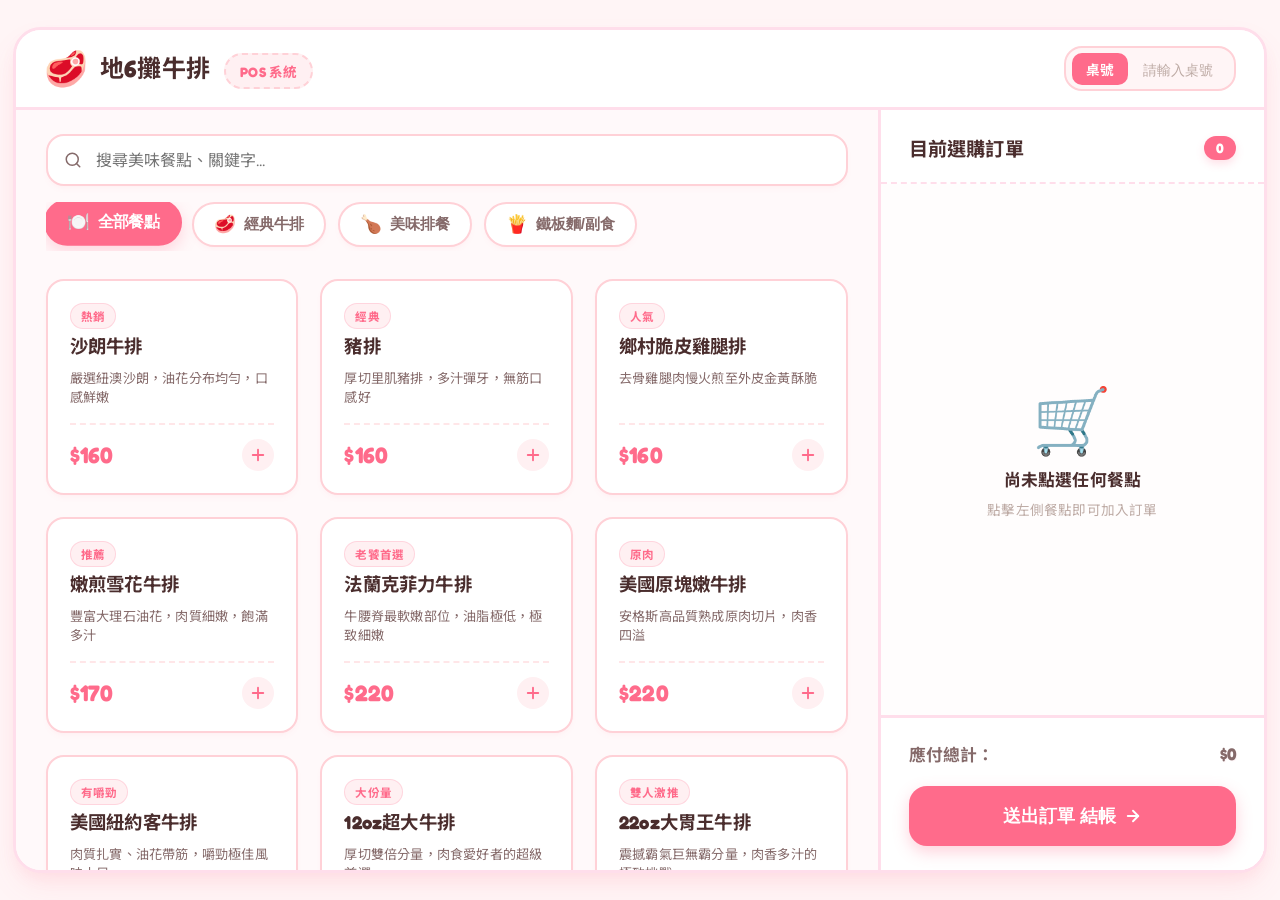
<file: index.html>
<!DOCTYPE html>
<html lang="zh-TW">
<head>
    <meta charset="UTF-8">
    <meta name="viewport" content="width=device-width, initial-scale=1.0">
    <title>地6攤牛排 POS 點餐系統</title>
    <link rel="stylesheet" href="styles.css">
    <!-- Google Fonts import: Fredoka for rounded english/numbers, Noto Sans TC for Chinese content -->
    <link href="https://fonts.googleapis.com/css2?family=Fredoka:wght@300;400;500;600;700&family=Noto+Sans+TC:wght@400;500;700;900&display=swap" rel="stylesheet">
</head>
<body>
    <div class="pos-container">
        <!-- Header -->
        <header class="pos-header">
            <div class="brand-section">
                <span class="brand-logo">🥩</span>
                <h1>地6攤牛排 <span>POS 系統</span></h1>
            </div>
            
            <div class="table-input-container">
                <div class="table-badge">桌號</div>
                <input type="text" id="table-number" placeholder="請輸入桌號" maxlength="5">
            </div>
        </header>

        <div class="pos-main">
            <!-- Menu Section -->
            <section class="menu-section">
                <!-- Search & Category Filters -->
                <div class="menu-controls">
                    <div class="search-box">
                        <svg viewBox="0 0 24 24" width="18" height="18" stroke="currentColor" stroke-width="2" fill="none" stroke-linecap="round" stroke-linejoin="round" class="search-icon">
                            <circle cx="11" cy="11" r="8"></circle>
                            <line x1="21" y1="21" x2="16.65" y2="16.65"></line>
                        </svg>
                        <input type="text" id="search-input" placeholder="搜尋美味餐點、關鍵字...">
                    </div>
                    
                    <div class="category-tabs">
                        <button class="tab-btn active" data-category="all">
                            <span>🍽️</span> 全部餐點
                        </button>
                        <button class="tab-btn" data-category="steak">
                            <span>🥩</span> 經典牛排
                        </button>
                        <button class="tab-btn" data-category="other">
                            <span>🍗</span> 美味排餐
                        </button>
                        <button class="tab-btn" data-category="side">
                            <span>🍟</span> 鐵板麵/副食
                        </button>
                    </div>
                </div>

                <div class="menu-grid" id="menu-grid">
                    <!-- Menu items will be injected here dynamically via JS -->
                </div>
            </section>

            <!-- Order Cart Section -->
            <section class="cart-section">
                <div class="cart-header">
                    <h2>目前選購訂單</h2>
                    <span class="cart-count-badge" id="cart-count-badge">0</span>
                </div>
                <div class="cart-items" id="cart-items">
                    <!-- Cart items will be injected here via JS -->
                    <div class="empty-cart">
                        <div class="empty-cart-icon">🛒</div>
                        <p>尚未點選任何餐點</p>
                        <span>點擊左側餐點即可加入訂單</span>
                    </div>
                </div>
                <div class="cart-summary">
                    <div class="total-row">
                        <span>應付總計：</span>
                        <span class="total-price" id="total-price">$0</span>
                    </div>
                    <button class="checkout-btn" id="checkout-btn">
                        <span>送出訂單 結帳</span>
                        <svg viewBox="0 0 24 24" width="18" height="18" stroke="currentColor" stroke-width="2.5" fill="none" stroke-linecap="round" stroke-linejoin="round">
                            <line x1="5" y1="12" x2="19" y2="12"></line>
                            <polyline points="12 5 19 12 12 19"></polyline>
                        </svg>
                    </button>
                </div>
            </section>
        </div>
    </div>

    <!-- Modal for Options Customization -->
    <div class="modal-overlay" id="options-modal">
        <div class="modal-content">
            <h3 id="modal-item-name">餐點名稱</h3>
            <p class="modal-item-price" id="modal-item-price">$0</p>
            
            <div class="options-group" id="sauce-group">
                <h4>選擇經典醬汁 <span class="required">*</span></h4>
                <div class="radio-buttons">
                    <label class="radio-label">
                        <input type="radio" name="sauce" value="黑胡椒醬">
                        <span class="radio-custom"></span>
                        <div class="radio-text">
                            <strong>黑胡椒醬</strong>
                            <span>微辣香濃</span>
                        </div>
                    </label>
                    <label class="radio-label">
                        <input type="radio" name="sauce" value="綜合醬">
                        <span class="radio-custom"></span>
                        <div class="radio-text">
                            <strong>綜合醬</strong>
                            <span>熱門首選</span>
                        </div>
                    </label>
                    <label class="radio-label">
                        <input type="radio" name="sauce" value="蘑菇醬">
                        <span class="radio-custom"></span>
                        <div class="radio-text">
                            <strong>蘑菇醬</strong>
                            <span>香甜滑順</span>
                        </div>
                    </label>
                    <label class="radio-label">
                        <input type="radio" name="sauce" value="不加醬">
                        <span class="radio-custom"></span>
                        <div class="radio-text">
                            <strong>不加醬</strong>
                            <span>品嘗原肉原汁</span>
                        </div>
                    </label>
                </div>
            </div>

            <div class="options-group" id="doneness-group">
                <h4>選擇熟度 (牛排預設7分熟) <span class="required">*</span></h4>
                <div class="radio-buttons">
                    <label class="radio-label">
                        <input type="radio" name="doneness" value="3分">
                        <span class="radio-custom"></span>
                        <div class="radio-text">
                            <strong>3 分熟</strong>
                            <span>軟嫩多汁</span>
                        </div>
                    </label>
                    <label class="radio-label">
                        <input type="radio" name="doneness" value="5分">
                        <span class="radio-custom"></span>
                        <div class="radio-text">
                            <strong>5 分熟</strong>
                            <span>鮮美適中</span>
                        </div>
                    </label>
                    <label class="radio-label">
                        <input type="radio" name="doneness" value="7分" checked>
                        <span class="radio-custom"></span>
                        <div class="radio-text">
                            <strong>7 分熟</strong>
                            <span>原廠推薦</span>
                        </div>
                    </label>
                    <label class="radio-label">
                        <input type="radio" name="doneness" value="全熟">
                        <span class="radio-custom"></span>
                        <div class="radio-text">
                            <strong>全熟</strong>
                            <span>紮實飽滿</span>
                        </div>
                    </label>
                </div>
            </div>

            <div class="modal-actions">
                <button class="cancel-btn" id="modal-cancel">取消</button>
                <button class="confirm-btn" id="modal-confirm">加入訂單</button>
            </div>
        </div>
    </div>

    <!-- Receipt Modal overlay (Replaces ugly browser alerts) -->
    <div class="modal-overlay" id="receipt-modal">
        <div class="modal-content receipt-content">
            <div class="receipt-header">
                <div class="success-icon">
                    <svg viewBox="0 0 24 24" width="48" height="48" stroke="#ea580c" stroke-width="2" fill="none" stroke-linecap="round" stroke-linejoin="round">
                        <path d="M22 11.08V12a10 10 0 1 1-5.93-9.14"></path>
                        <polyline points="22 4 12 14.01 9 11.01"></polyline>
                    </svg>
                </div>
                <h3>點餐發送成功！</h3>
                <p>廚房已為您排單製作餐點</p>
            </div>
            
            <div class="receipt-divider"></div>
            
            <div class="receipt-details">
                <div class="receipt-row">
                    <span class="label">用餐桌號</span>
                    <strong class="value" id="receipt-table-num">-</strong>
                </div>
                <div class="receipt-row">
                    <span class="label">點單時間</span>
                    <span class="value" id="receipt-time">-</span>
                </div>
                
                <div class="receipt-divider-dashed"></div>
                
                <!-- Receipt Items List Container -->
                <div class="receipt-items-list" id="receipt-items-list">
                    <!-- Loaded dynamically via JavaScript -->
                </div>
                
                <div class="receipt-divider-dashed"></div>
                
                <div class="receipt-row receipt-total-row">
                    <span>消費總計</span>
                    <span id="receipt-total" class="receipt-total-val">$0</span>
                </div>
            </div>
            
            <button class="confirm-btn receipt-close-btn" id="receipt-close-btn">確定並開始製作</button>
        </div>
    </div>

    <!-- Toast Notifications Container -->
    <div class="toast-container" id="toast-container"></div>

    <script src="app.js"></script>
</body>
</html>
</file>
<file: styles.css>
/* ==========================================================================
   Soft, Cute & Sweet Theme for 地6攤牛排 POS 點餐系統
   Design Philosophy: Strawberry cream palette, cocoa-brown text (warm & cozy), 
   super-rounded bubble corners, friendly thick lines, bouncing animations
   ========================================================================== */

:root {
    /* Sweet Cream & Dessert Palette */
    --bg-color: #fff5f6;           /* Sweet strawberry milk cream background */
    --panel-bg: #ffffff;           /* Fluffy white marshmallow panel */
    --panel-header-bg: #fffbfb;
    --primary: #ff6b8b;            /* Sweet strawberry pink */
    --primary-light: #fff0f2;      /* Gentle baby pink tint */
    --primary-hover: #ff4770;      /* Delicious raspberry pink */
    --accent: #fbcfe8;             /* Pastel candy pink */
    --accent-yellow: #fef08a;      /* Custard yellow */
    --accent-peach: #ffedd5;       /* Sweet peach orange */
    
    /* Soft Cocoa Text (Much cuter & cozier than charcoal slate!) */
    --text-main: #4a2d2d;          /* Cocoa chocolate brown */
    --text-muted: #856a6a;         /* Soft milk tea brown */
    --text-light: #bdaaa4;         /* Very light biscuit brown */
    
    /* Soft Candy Borders */
    --border: #ffd1d7;             /* Creamy pink borders */
    --border-hover: #ffb3c1;
    --border-focus: #ff6b8b;
    
    /* Sweet Functional Colors */
    --danger: #ff5e7e;             /* Soft cherry red */
    --danger-light: #fff1f2;
    --success: #66bb6a;            /* Mint cream green */
    --success-light: #f0fdf4;
    
    /* Fluffy Cloud Shadows */
    --shadow-sm: 0 4px 6px -1px rgba(255, 107, 139, 0.04), 0 2px 4px -2px rgba(255, 107, 139, 0.04);
    --shadow-md: 0 8px 16px -2px rgba(255, 107, 139, 0.06), 0 4px 8px -2px rgba(255, 107, 139, 0.06);
    --shadow-lg: 0 16px 32px -4px rgba(255, 107, 139, 0.1), 0 8px 16px -4px rgba(255, 107, 139, 0.1);
    --shadow-premium: 0 24px 60px -10px rgba(74, 45, 45, 0.15);
    
    /* Super-Rounded Bubble Radii */
    --radius-sm: 10px;
    --radius-md: 18px;
    --radius-lg: 28px;
    --radius-pill: 9999px;
}

/* --- Base & Scrollbar Styling --- */
* {
    box-sizing: border-box;
    margin: 0;
    padding: 0;
    -webkit-tap-highlight-color: transparent;
}

body {
    font-family: 'Fredoka', 'Noto Sans TC', system-ui, -apple-system, sans-serif;
    background-color: var(--bg-color);
    color: var(--text-main);
    height: 100vh;
    display: flex;
    justify-content: center;
    align-items: center;
    overflow: hidden;
    letter-spacing: 0.2px;
}

/* Soft cute scrollbars */
::-webkit-scrollbar {
    width: 8px;
    height: 8px;
}

::-webkit-scrollbar-track {
    background: transparent; 
}
 
::-webkit-scrollbar-thumb {
    background: #ffd6db; 
    border-radius: var(--radius-pill);
    border: 2px solid var(--panel-bg);
}

::-webkit-scrollbar-thumb:hover {
    background: var(--border-hover); 
}

/* --- Core POS Container --- */
.pos-container {
    width: 98vw;
    max-width: 1400px;
    height: 94vh;
    background-color: var(--panel-bg);
    border-radius: var(--radius-lg);
    box-shadow: var(--shadow-lg);
    display: flex;
    flex-direction: column;
    overflow: hidden;
    border: 3px solid #ffdeeb;
    transition: all 0.3s ease;
}

/* --- Header & Branding --- */
.pos-header {
    display: flex;
    justify-content: space-between;
    align-items: center;
    padding: 16px 28px;
    background-color: var(--panel-bg);
    border-bottom: 3px solid #ffdeeb;
    z-index: 10;
}

.brand-section {
    display: flex;
    align-items: center;
    gap: 12px;
}

.brand-logo {
    font-size: 2.2rem;
    animation: sway 2.5s ease-in-out infinite alternate;
    display: inline-block;
}

.pos-header h1 {
    font-size: 1.5rem;
    font-weight: 700;
    color: var(--text-main);
}

.pos-header h1 span {
    color: var(--primary);
    font-weight: 700;
    font-size: 0.85rem;
    background: var(--primary-light);
    padding: 6px 14px;
    border-radius: var(--radius-pill);
    margin-left: 8px;
    border: 2px dashed var(--border);
    display: inline-block;
}

/* --- Table Input Section --- */
.table-input-container {
    display: flex;
    align-items: center;
    background-color: #fff5f6;
    padding: 4px 6px;
    border-radius: var(--radius-md);
    border: 2px solid var(--border);
    transition: all 0.25s ease;
}

.table-input-container:focus-within {
    border-color: var(--primary);
    background-color: #ffffff;
    box-shadow: 0 0 0 4px rgba(255, 107, 139, 0.15);
}

.table-badge {
    background-color: var(--primary);
    color: #ffffff;
    padding: 6px 14px;
    font-weight: 700;
    font-size: 0.85rem;
    border-radius: var(--radius-sm);
}

.table-input-container input {
    background-color: transparent;
    border: none;
    color: var(--text-main);
    padding: 6px 10px;
    font-size: 1.1rem;
    font-weight: 700;
    width: 100px;
    text-align: center;
    outline: none;
    font-family: 'Fredoka', sans-serif;
}

.table-input-container input::placeholder {
    color: var(--text-light);
    font-weight: 400;
    font-size: 0.85rem;
}

/* Cute shaking error animation */
@keyframes cute-shake {
    0%, 100% { transform: translateX(0); }
    25% { transform: translateX(-4px) rotate(-1deg); }
    75% { transform: translateX(4px) rotate(1deg); }
}

.error-pulse {
    border-color: var(--danger) !important;
    animation: cute-shake 0.15s ease-in-out 3;
    background-color: var(--danger-light);
}

/* --- POS Main Section Layout --- */
.pos-main {
    display: flex;
    flex: 1;
    overflow: hidden;
    background-color: #fff9fa;
}

/* --- Menu Section Layout --- */
.menu-section {
    flex: 2.3;
    padding: 24px 30px;
    overflow-y: auto;
    display: flex;
    flex-direction: column;
    gap: 20px;
}

/* Search Bar & Categories Navigation */
.menu-controls {
    display: flex;
    flex-direction: column;
    gap: 16px;
    position: sticky;
    top: 0;
    background-color: #fff9fa;
    padding-bottom: 8px;
    z-index: 5;
}

.search-box {
    position: relative;
    width: 100%;
}

.search-icon {
    position: absolute;
    left: 18px;
    top: 50%;
    transform: translateY(-50%);
    color: var(--text-muted);
    pointer-events: none;
}

.search-box input {
    width: 100%;
    background-color: var(--panel-bg);
    border: 2px solid var(--border);
    color: var(--text-main);
    padding: 14px 16px 14px 48px;
    border-radius: var(--radius-md);
    font-size: 1rem;
    font-family: inherit;
    outline: none;
    box-shadow: var(--shadow-sm);
    transition: all 0.25s ease;
}

.search-box input:focus {
    border-color: var(--primary);
    box-shadow: var(--shadow-md), 0 0 0 5px rgba(255, 107, 139, 0.1);
}

.category-tabs {
    display: flex;
    gap: 12px;
    overflow-x: auto;
    padding-bottom: 4px;
}

.tab-btn {
    background-color: var(--panel-bg);
    color: var(--text-muted);
    border: 2px solid var(--border);
    padding: 10px 20px;
    font-size: 0.95rem;
    font-weight: 700;
    border-radius: var(--radius-pill);
    cursor: pointer;
    white-space: nowrap;
    display: flex;
    align-items: center;
    gap: 8px;
    box-shadow: var(--shadow-sm);
    transition: all 0.25s cubic-bezier(0.175, 0.885, 0.32, 1.275);
}

.tab-btn span {
    font-size: 1.1rem;
}

.tab-btn:hover {
    color: var(--text-main);
    border-color: var(--border-hover);
    background-color: var(--primary-light);
    transform: translateY(-2px);
}

.tab-btn.active {
    background-color: var(--primary);
    color: #ffffff;
    border-color: var(--primary);
    box-shadow: 0 6px 16px rgba(255, 107, 139, 0.25);
    transform: translateY(-2px) scale(1.03);
}

/* --- Menu Items Grid & Cute Cards --- */
.menu-grid {
    display: grid;
    grid-template-columns: repeat(auto-fill, minmax(220px, 1fr));
    gap: 22px;
    padding-bottom: 20px;
}

.menu-item {
    background-color: var(--panel-bg);
    border: 2px solid var(--border);
    border-radius: var(--radius-md);
    padding: 22px;
    cursor: pointer;
    transition: all 0.3s cubic-bezier(0.175, 0.885, 0.32, 1.275);
    display: flex;
    flex-direction: column;
    justify-content: space-between;
    min-height: 190px;
    box-shadow: var(--shadow-sm);
    position: relative;
    overflow: hidden;
}

.menu-item:hover {
    transform: translateY(-6px) scale(1.02);
    border-color: var(--primary);
    box-shadow: var(--shadow-lg), 0 10px 24px rgba(255, 107, 139, 0.1);
}

.menu-item-content {
    display: flex;
    flex-direction: column;
    gap: 8px;
}

.menu-item-header {
    display: flex;
    flex-direction: column;
    gap: 6px;
    align-items: flex-start;
}

.menu-item-tag {
    font-size: 0.72rem;
    font-weight: 700;
    color: var(--primary);
    background-color: var(--primary-light);
    padding: 4px 10px;
    border-radius: var(--radius-pill);
    border: 1px solid rgba(255, 107, 139, 0.2);
}

.menu-item-name {
    font-size: 1.15rem;
    font-weight: 700;
    color: var(--text-main);
    line-height: 1.3;
}

.menu-item-desc {
    color: var(--text-muted);
    font-size: 0.82rem;
    line-height: 1.45;
    margin-top: 2px;
}

.menu-item-footer {
    display: flex;
    justify-content: space-between;
    align-items: center;
    margin-top: 16px;
    padding-top: 14px;
    border-top: 2px dashed #ffe6e8;
}

.menu-item-price {
    color: var(--primary);
    font-weight: 700;
    font-size: 1.4rem;
    font-family: 'Fredoka', sans-serif;
}

.add-button-icon {
    width: 32px;
    height: 32px;
    border-radius: var(--radius-pill);
    background-color: var(--primary-light);
    color: var(--primary);
    display: flex;
    align-items: center;
    justify-content: center;
    transition: all 0.25s cubic-bezier(0.175, 0.885, 0.32, 1.275);
}

.menu-item:hover .add-button-icon {
    background-color: var(--primary);
    color: #ffffff;
    transform: scale(1.2) rotate(90deg);
}

/* Empty Search Results styling */
.no-results {
    grid-column: 1 / -1;
    text-align: center;
    padding: 60px 20px;
    background-color: var(--panel-bg);
    border: 3px dashed var(--border);
    border-radius: var(--radius-md);
    color: var(--text-muted);
}

.no-results-icon {
    font-size: 3.5rem;
    margin-bottom: 12px;
    animation: sway 2s ease-in-out infinite alternate;
    display: inline-block;
}

.no-results h3 {
    color: var(--text-main);
    font-size: 1.2rem;
    margin-bottom: 6px;
}

/* --- Cart (Order Desk) Panel --- */
.cart-section {
    flex: 1.1;
    display: flex;
    flex-direction: column;
    background-color: var(--panel-bg);
    border-left: 3px solid #ffdeeb;
    min-width: 360px;
}

.cart-header {
    padding: 24px 28px 20px;
    display: flex;
    justify-content: space-between;
    align-items: center;
    border-bottom: 2px dashed #ffdeeb;
}

.cart-header h2 {
    font-size: 1.2rem;
    font-weight: 700;
    color: var(--text-main);
}

.cart-count-badge {
    background-color: var(--primary);
    color: #ffffff;
    font-size: 0.85rem;
    font-weight: 700;
    padding: 4px 12px;
    border-radius: var(--radius-pill);
    font-family: 'Fredoka', sans-serif;
    box-shadow: 0 4px 8px rgba(255, 107, 139, 0.2);
}

.cart-items {
    flex: 1;
    overflow-y: auto;
    padding: 20px 24px;
    display: flex;
    flex-direction: column;
    gap: 14px;
    background-color: #fffdfd;
}

/* Empty Cart Adorable State */
.empty-cart {
    text-align: center;
    color: var(--text-muted);
    margin: auto 0;
    padding: 40px 20px;
    display: flex;
    flex-direction: column;
    align-items: center;
    gap: 8px;
}

.empty-cart-icon {
    font-size: 4rem;
    animation: float 3s ease-in-out infinite;
    display: inline-block;
}

.empty-cart p {
    font-weight: 700;
    color: var(--text-main);
    font-size: 1.05rem;
}

.empty-cart span {
    font-size: 0.85rem;
    color: var(--text-light);
}

/* Cart Item Cute Container */
.cart-item {
    background-color: var(--panel-bg);
    border-radius: var(--radius-md);
    padding: 16px;
    border: 2px solid var(--border);
    box-shadow: var(--shadow-sm);
    display: flex;
    flex-direction: column;
    gap: 10px;
    transition: all 0.2s ease;
}

.cart-item:hover {
    border-color: var(--border-hover);
    box-shadow: var(--shadow-md);
    transform: translateY(-2px);
}

.cart-item-header {
    display: flex;
    justify-content: space-between;
    align-items: flex-start;
    gap: 12px;
}

.cart-item-name {
    font-weight: 700;
    font-size: 1rem;
    color: var(--text-main);
    line-height: 1.3;
}

.cart-item-price {
    color: var(--primary);
    font-weight: 700;
    font-size: 1.15rem;
    font-family: 'Fredoka', sans-serif;
}

/* Option Pill Badges in Cart */
.cart-item-options {
    display: flex;
    flex-wrap: wrap;
    gap: 6px;
    margin-top: 2px;
}

.option-badge {
    background-color: var(--accent-peach);
    color: #c2410c;
    font-size: 0.75rem;
    font-weight: 700;
    padding: 4px 10px;
    border-radius: var(--radius-pill);
    border: 1px solid rgba(194, 65, 12, 0.1);
}

.doneness-badge {
    background-color: var(--primary-light);
    color: var(--primary);
    border-color: rgba(255, 107, 139, 0.15);
}

/* Cart Item Action Buttons */
.cart-item-actions {
    display: flex;
    justify-content: space-between;
    align-items: center;
    margin-top: 4px;
    padding-top: 12px;
    border-top: 2px dashed #fff0f2;
}

.qty-controls {
    display: flex;
    align-items: center;
    background-color: #fff0f2;
    border-radius: var(--radius-sm);
    padding: 3px;
}

.qty-btn {
    background-color: transparent;
    color: var(--primary);
    border: none;
    width: 28px;
    height: 28px;
    border-radius: 6px;
    cursor: pointer;
    display: flex;
    align-items: center;
    justify-content: center;
    transition: all 0.2s ease;
}

.qty-btn:hover {
    background-color: #ffffff;
    box-shadow: var(--shadow-sm);
    transform: scale(1.1);
}

.qty-num {
    font-weight: 700;
    font-size: 1rem;
    width: 30px;
    text-align: center;
    color: var(--text-main);
    font-family: 'Fredoka', sans-serif;
}

.remove-btn {
    color: var(--text-light);
    background: none;
    border: none;
    cursor: pointer;
    font-size: 0.82rem;
    font-weight: 700;
    display: flex;
    align-items: center;
    gap: 4px;
    padding: 6px 10px;
    border-radius: var(--radius-sm);
    transition: all 0.2s ease;
}

.remove-btn:hover {
    color: var(--danger);
    background-color: var(--danger-light);
    transform: scale(1.05);
}

/* --- Cart Summary Desk --- */
.cart-summary {
    padding: 24px 28px;
    border-top: 3px solid #ffdeeb;
    background-color: var(--panel-bg);
}

.total-row {
    display: flex;
    justify-content: space-between;
    align-items: center;
    margin-bottom: 20px;
}

.total-row span {
    font-size: 1.05rem;
    font-weight: 700;
    color: var(--text-muted);
}

.total-price {
    color: var(--primary);
    font-size: 2.1rem;
    font-weight: 700;
    font-family: 'Fredoka', sans-serif;
    text-shadow: 1px 1px 0 rgba(255, 107, 139, 0.05);
}

/* Sweet Fluffy Order Checkout Button */
.checkout-btn {
    width: 100%;
    background-color: var(--primary);
    color: #ffffff;
    border: none;
    padding: 18px 24px;
    font-size: 1.1rem;
    font-weight: 700;
    border-radius: var(--radius-md);
    cursor: pointer;
    display: flex;
    align-items: center;
    justify-content: center;
    gap: 8px;
    box-shadow: 0 6px 16px rgba(255, 107, 139, 0.3);
    transition: all 0.3s cubic-bezier(0.175, 0.885, 0.32, 1.275);
}

.checkout-btn:hover {
    background-color: var(--primary-hover);
    box-shadow: 0 8px 22px rgba(255, 107, 139, 0.4);
    transform: translateY(-3px) scale(1.02);
}

.checkout-btn:active {
    transform: translateY(0);
}

.checkout-btn svg {
    transition: transform 0.25s ease;
}

.checkout-btn:hover svg {
    transform: translateX(6px) scale(1.1);
}

/* --- Interactive Blurry Modals --- */
.modal-overlay {
    position: fixed;
    top: 0;
    left: 0;
    width: 100%;
    height: 100%;
    background-color: rgba(74, 45, 45, 0.25);
    backdrop-filter: blur(6px);
    display: flex;
    justify-content: center;
    align-items: center;
    z-index: 1000;
    opacity: 0;
    pointer-events: none;
    transition: all 0.3s cubic-bezier(0.175, 0.885, 0.32, 1.275);
}

.modal-overlay.active {
    opacity: 1;
    pointer-events: auto;
}

.modal-content {
    background-color: var(--panel-bg);
    border-radius: var(--radius-lg);
    padding: 32px;
    width: 90%;
    max-width: 460px;
    box-shadow: var(--shadow-premium);
    transform: scale(0.9) translateY(20px);
    transition: all 0.3s cubic-bezier(0.175, 0.885, 0.32, 1.275);
    border: 3px solid #ffdeeb;
}

.modal-overlay.active .modal-content {
    transform: scale(1) translateY(0);
}

.modal-content h3 {
    font-size: 1.5rem;
    font-weight: 700;
    color: var(--text-main);
    margin-bottom: 4px;
}

.modal-item-price {
    color: var(--primary);
    font-weight: 700;
    font-size: 1.35rem;
    margin-bottom: 24px;
    font-family: 'Fredoka', sans-serif;
}

.options-group {
    margin-bottom: 24px;
}

.options-group h4 {
    font-size: 0.95rem;
    font-weight: 700;
    color: var(--text-muted);
    margin-bottom: 12px;
}

.required {
    color: var(--danger);
    margin-left: 2px;
}

/* Custom Adorable Radio Buttons - Bubble Style */
.radio-buttons {
    display: grid;
    grid-template-columns: 1fr 1fr;
    gap: 12px;
}

.radio-label {
    position: relative;
    display: flex;
    align-items: center;
    cursor: pointer;
    background-color: #fffbfb;
    padding: 12px 14px;
    border-radius: var(--radius-md);
    border: 2px solid var(--border);
    transition: all 0.25s cubic-bezier(0.175, 0.885, 0.32, 1.275);
    user-select: none;
}

.radio-label:hover {
    border-color: var(--border-hover);
    background-color: var(--primary-light);
    transform: translateY(-2px);
}

.radio-label input {
    display: none;
}

.radio-custom {
    display: none;
}

.radio-text {
    display: flex;
    flex-direction: column;
    gap: 2px;
}

.radio-text strong {
    font-size: 0.95rem;
    font-weight: 700;
    color: var(--text-main);
    transition: color 0.15s ease;
}

.radio-text span {
    font-size: 0.75rem;
    color: var(--text-muted);
}

/* Rounded checked style */
.radio-label:has(input:checked) {
    border-color: var(--primary);
    background-color: var(--primary-light);
    box-shadow: 0 4px 12px rgba(255, 107, 139, 0.08);
    transform: translateY(-2px) scale(1.02);
}

.radio-label:has(input:checked) .radio-text strong {
    color: var(--primary);
}

.radio-label:has(input:checked) .radio-text span {
    color: rgba(255, 107, 139, 0.75);
}

/* Modal Bottom Action Controls */
.modal-actions {
    display: flex;
    gap: 14px;
    margin-top: 32px;
}

.modal-actions button {
    flex: 1;
    padding: 14px 20px;
    border-radius: var(--radius-md);
    font-weight: 700;
    font-size: 1rem;
    cursor: pointer;
    border: none;
    transition: all 0.25s cubic-bezier(0.175, 0.885, 0.32, 1.275);
}

.modal-actions button:hover {
    transform: translateY(-2px);
}

.cancel-btn {
    background-color: #ffffff;
    color: var(--text-muted);
    border: 2px solid var(--border) !important;
}

.cancel-btn:hover {
    color: var(--text-main);
    border-color: var(--border-hover) !important;
    background-color: #fff5f6;
}

.confirm-btn {
    background-color: var(--primary);
    color: #ffffff;
}

.confirm-btn:hover {
    background-color: var(--primary-hover);
    box-shadow: 0 6px 16px rgba(255, 107, 139, 0.25);
}

/* --- Adorable Dessert Ticket: Receipt Modal Layout --- */
.receipt-content {
    max-width: 420px;
    padding: 30px;
    border: 3px solid #ffdeeb;
    background-image: radial-gradient(circle at 100% 150%, #fff0f2 24%, white 25%);
}

.receipt-header {
    text-align: center;
    display: flex;
    flex-direction: column;
    align-items: center;
    gap: 8px;
}

.success-icon {
    width: 72px;
    height: 72px;
    border-radius: var(--radius-pill);
    background-color: var(--primary-light);
    display: flex;
    align-items: center;
    justify-content: center;
    margin-bottom: 4px;
    animation: wobble 2s infinite alternate;
}

.receipt-header h3 {
    font-size: 1.4rem;
    color: var(--text-main);
}

.receipt-header p {
    font-size: 0.88rem;
    color: var(--text-muted);
}

.receipt-divider {
    height: 3px;
    background-color: #ffdeeb;
    margin: 20px 0;
    border-radius: var(--radius-pill);
}

.receipt-details {
    display: flex;
    flex-direction: column;
    gap: 12px;
}

.receipt-row {
    display: flex;
    justify-content: space-between;
    align-items: center;
}

.receipt-row .label {
    font-size: 0.88rem;
    color: var(--text-muted);
}

.receipt-row .value {
    font-size: 0.95rem;
    font-weight: 700;
    color: var(--text-main);
}

#receipt-table-num {
    background-color: var(--primary);
    color: #ffffff;
    font-size: 1.1rem;
    padding: 4px 12px;
    border-radius: var(--radius-sm);
    font-family: 'Fredoka', sans-serif;
    box-shadow: 0 4px 8px rgba(255, 107, 139, 0.15);
}

.receipt-divider-dashed {
    border-top: 2px dashed #ffdeeb;
    margin: 10px 0;
}

/* Receipts Food Order List */
.receipt-items-list {
    display: flex;
    flex-direction: column;
    gap: 10px;
    max-height: 200px;
    overflow-y: auto;
    padding-right: 4px;
}

.receipt-item-row {
    display: grid;
    grid-template-columns: 1fr auto 70px;
    align-items: flex-start;
    gap: 10px;
    font-size: 0.9rem;
}

.receipt-item-info {
    display: flex;
    flex-direction: column;
    gap: 2px;
}

.receipt-item-title {
    font-weight: 700;
    color: var(--text-main);
}

.receipt-item-specs {
    font-size: 0.75rem;
    color: var(--text-muted);
}

.receipt-item-qty {
    color: var(--text-muted);
    font-family: 'Fredoka', sans-serif;
    font-weight: 700;
}

.receipt-item-price {
    text-align: right;
    font-weight: 700;
    color: var(--text-main);
    font-family: 'Fredoka', sans-serif;
}

.receipt-total-row {
    margin-top: 8px;
    font-size: 1.1rem;
    font-weight: 700;
}

.receipt-total-row span {
    color: var(--text-main);
}

.receipt-total-val {
    color: var(--primary) !important;
    font-size: 1.7rem;
    font-weight: 700;
    font-family: 'Fredoka', sans-serif;
}

.receipt-close-btn {
    width: 100%;
    margin-top: 24px;
    padding: 16px;
    font-size: 1.05rem;
}

/* --- Adorable Toast System Layout --- */
.toast-container {
    position: fixed;
    bottom: 24px;
    right: 24px;
    display: flex;
    flex-direction: column;
    gap: 10px;
    z-index: 1100;
    pointer-events: none;
}

.toast {
    background-color: var(--panel-bg);
    color: var(--text-main);
    padding: 14px 22px;
    border-radius: var(--radius-md);
    box-shadow: var(--shadow-lg), 0 10px 35px rgba(255, 107, 139, 0.08);
    border: 2px solid var(--border);
    border-left: 6px solid var(--border);
    display: flex;
    align-items: center;
    gap: 12px;
    min-width: 270px;
    max-width: 380px;
    pointer-events: auto;
    
    /* Animation initial states */
    opacity: 0;
    transform: translateY(16px) scale(0.9);
    transition: all 0.3s cubic-bezier(0.175, 0.885, 0.32, 1.275);
}

.toast.active {
    opacity: 1;
    transform: translateY(0) scale(1);
}

.toast-icon {
    display: flex;
    align-items: center;
    justify-content: center;
    flex-shrink: 0;
}

.toast-message {
    font-size: 0.9rem;
    font-weight: 700;
    line-height: 1.4;
}

/* Toast Soft Color Variances */
.toast-info {
    border-color: #93c5fd;
    border-left-color: #3b82f6;
    color: #1e3a8a;
    background-color: #eff6ff;
}
.toast-info .toast-icon { color: #3b82f6; }

.toast-success {
    border-color: #a7f3d0;
    border-left-color: var(--success);
    color: #064e3b;
    background-color: var(--success-light);
}
.toast-success .toast-icon { color: var(--success); }

.toast-error {
    border-color: #fca5a5;
    border-left-color: var(--danger);
    color: #7f1d1d;
    background-color: var(--danger-light);
}
.toast-error .toast-icon { color: var(--danger); }

.toast-warning {
    border-color: #fde68a;
    border-left-color: #fbbf24;
    color: #78350f;
    background-color: #fffbeb;
}
.toast-warning .toast-icon { color: #fbbf24; }

/* --- Adorable CSS Keyframe Animations --- */
@keyframes sway {
    0% { transform: rotate(-6deg) scale(1); }
    100% { transform: rotate(6deg) scale(1.08); }
}

@keyframes float {
    0% { transform: translateY(0px); }
    50% { transform: translateY(-10px); }
    100% { transform: translateY(0px); }
}

@keyframes wobble {
    0% { transform: scale(1) rotate(-3deg); }
    50% { transform: scale(1.05) rotate(3deg); }
    100% { transform: scale(0.95) rotate(-3deg); }
}

/* Simple Cute Responsive Adaptations */
@media (max-width: 1024px) {
    .pos-container {
        height: 100vh;
        width: 100vw;
        border-radius: 0;
        border: none;
    }
    body {
        align-items: stretch;
    }
}

@media (max-width: 768px) {
    .pos-main {
        flex-direction: column;
    }
    .menu-section {
        flex: 1.5;
        padding: 16px;
    }
    .cart-section {
        flex: 1;
        min-width: 100%;
        border-left: none;
        border-top: 3px solid #ffdeeb;
    }
    .radio-buttons {
        grid-template-columns: 1fr;
    }
}
</file>
